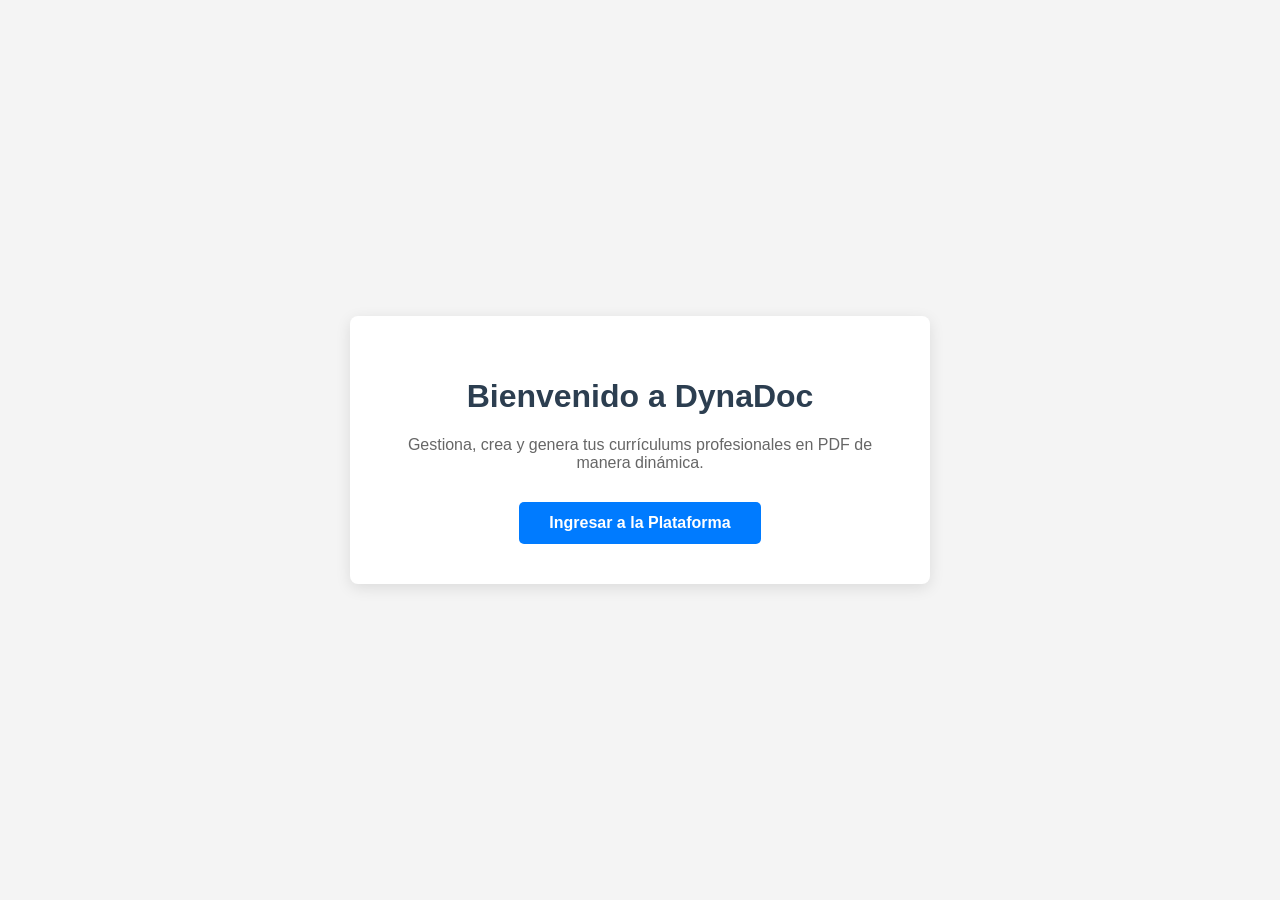
<file: barebones-front/index.html>
<!DOCTYPE html>
<html lang="es">
<head>
    <meta charset="UTF-8">
    <meta name="viewport" content="width=device-width, initial-scale=1.0">
    <title>DynaDoc - Inicio</title>
    <style>
        body {
            font-family: 'Segoe UI', Tahoma, sans-serif;
            background: #f4f4f4;
            display: flex;
            justify-content: center;
            align-items: center;
            height: 100vh;
            margin: 0;
            text-align: center;
        }
        .welcome-box {
            background: white;
            padding: 40px;
            border-radius: 8px;
            box-shadow: 0 4px 15px rgba(0,0,0,0.1);
            max-width: 500px;
        }
        h1 { color: #2c3e50; }
        p { color: #666; margin-bottom: 30px; }
        .btn {
            display: inline-block;
            padding: 12px 30px;
            background: #007bff;
            color: white;
            text-decoration: none;
            border-radius: 5px;
            font-weight: bold;
            transition: background 0.3s;
        }
        .btn:hover { background: #0056b3; }
    </style>
</head>
<body>

    <div class="welcome-box">
        <h1>Bienvenido a DynaDoc</h1>
        <p>Gestiona, crea y genera tus currículums profesionales en PDF de manera dinámica.</p>
        <a href="login.html" class="btn">Ingresar a la Plataforma</a>
    </div>

    <script>
        // Si el usuario ya tiene token, lo enviamos directo a la aplicación
        if(localStorage.getItem('token')) {
            window.location.href = 'generador.html';
        }
    </script>
</body>
</html>
</file>
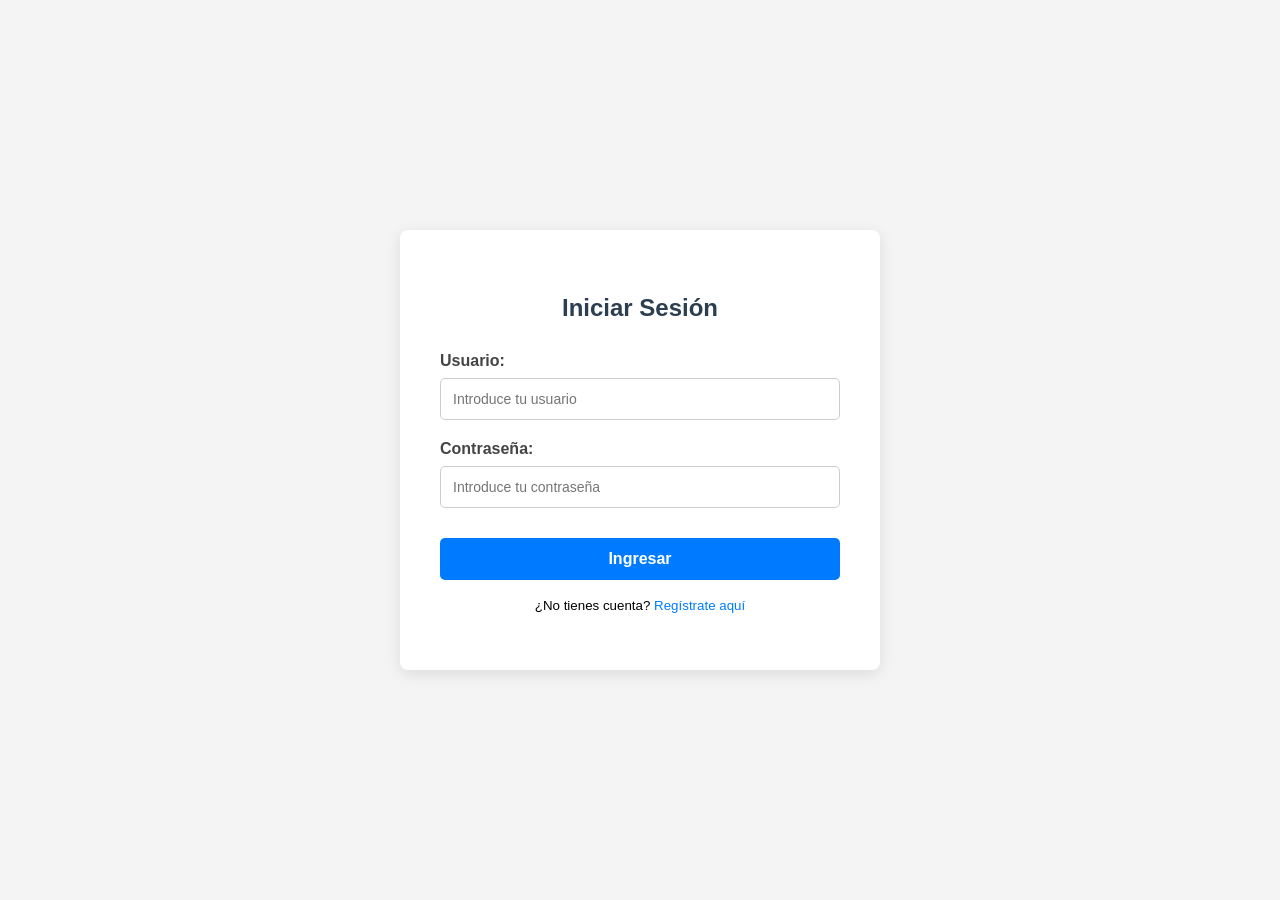
<file: barebones-front/creacion.html>
<!DOCTYPE html>
<html lang="es">
<head>
    <meta charset="UTF-8">
    <meta name="viewport" content="width=device-width, initial-scale=1.0">
    <title>Gestión CV - DynaDoc</title>
    <link href="styles/creacion.css" rel="stylesheet">
    <style>
        .form-group { margin-bottom: 15px; }
        label { display: block; margin-bottom: 5px; font-weight: 600; }
        input, select { width: 100%; padding: 10px; box-sizing: border-box; border: 1px solid #ccc; border-radius: 4px; }
        .grid-2 { display: grid; grid-template-columns: 1fr 1fr; gap: 15px; }
        .grid-3 { display: grid; grid-template-columns: 1fr 1fr 1fr; gap: 15px; }
        .btn-submit { background-color: #28a745; color: white; padding: 10px 20px; border: none; cursor: pointer; font-size: 16px; margin-top: 20px; }
        h4 { color: #444; border-bottom: 1px solid #ddd; padding-bottom: 5px; margin-top: 20px;}
    </style>
</head>
<body>
    <header>
        <div class="container-full">
            <div class="header_center">
                <ul class="h-menu">
                    <li class="h-menu_item"><a href="generador.html">Mis Documentos</a></li>
                    <li class="h-menu_item"><a href="creacion.html">Crear Nuevo CV</a></li>
                    <li class="h-menu_item"><a href="#" onclick="logout()">Cerrar sesión</a></li>
                </ul>
            </div>
        </div>
    </header>
    <section>
        <div class="container-ls">
            <h3 id="form-title">Crear Nuevo Currículum</h3>
            <p>Completa los datos para generar tu documento.</p>
            
            <div class="form-group">
                <label>Seleccionar Plantilla</label>
                <select id="create-template"></select>
            </div>

            <form onsubmit="event.preventDefault(); handleSubmit();">
                <h4>Información Personal</h4>
                <div class="grid-2">
                    <div class="form-group">
                        <label>Nombre Completo</label>
                        <input type="text" id="cv-name" placeholder="Ej. Maria Garcia" required>
                    </div>
                    <div class="form-group">
                        <label>Ocupación</label>
                        <input type="text" id="cv-job" placeholder="Ej. Ingeniera de Software">
                    </div>
                </div>
                <div class="grid-2">
                    <div class="form-group">
                        <label>Email</label>
                        <input type="email" id="cv-email">
                    </div>
                    <div class="form-group">
                        <label>Teléfono</label>
                        <input type="text" id="cv-phone">
                    </div>
                </div>
                <div class="form-group">
                    <label>Dirección</label>
                    <input type="text" id="cv-address">
                </div>

                <h4>Educación (Principal)</h4>
                <div class="grid-3">
                    <div class="form-group">
                        <label>Institución</label>
                        <input type="text" id="cv-edu-school">
                    </div>
                    <div class="form-group">
                        <label>Carrera/Título</label>
                        <input type="text" id="cv-edu-degree">
                    </div>
                    <div class="form-group">
                        <label>Año Graduación</label>
                        <input type="text" id="cv-edu-date">
                    </div>
                </div>

                <h4>Experiencia Laboral (Reciente)</h4>
                <div class="grid-2">
                    <div class="form-group">
                        <label>Empresa</label>
                        <input type="text" id="cv-work-company">
                    </div>
                    <div class="form-group">
                        <label>Puesto</label>
                        <input type="text" id="cv-work-role">
                    </div>
                </div>
                <div class="grid-2">
                    <div class="form-group">
                        <label>Inicio</label>
                        <input type="text" id="cv-work-start">
                    </div>
                    <div class="form-group">
                        <label>Fin</label>
                        <input type="text" id="cv-work-end" placeholder="Presente">
                    </div>
                </div>

                <h4>Habilidades e Intereses</h4>
                <div class="form-group">
                    <label>Habilidades (Separadas por coma)</label>
                    <input type="text" id="cv-skills" placeholder="Java, Liderazgo, Excel">
                </div>
                <div class="form-group">
                    <label>Intereses (Separados por coma)</label>
                    <input type="text" id="cv-interests" placeholder="Lectura, Ciclismo">
                </div>

                <button type="submit" id="btn-save" class="btn-submit">Guardar CV</button>
            </form>
        </div>
    </section>

    <script>
        const API_URL = "http://cv.hjanssen.xyz/api";
        const token = localStorage.getItem('token');
        const userId = localStorage.getItem('userId');

        if (!token) window.location.href = 'login.html';

        const urlParams = new URLSearchParams(window.location.search);
        const editId = urlParams.get('id');

        window.onload = async function() {
            await loadTemplates();
            if (editId) {
                setupEditMode(editId);
            }
        };

        function logout() {
            localStorage.clear();
            window.location.href = 'index.html';
        }

        async function loadTemplates() {
            const select = document.getElementById('create-template');
            try {
                const res = await fetch(`${API_URL}/pdf/list`, {
                    headers: { 'Authorization': `Bearer ${token}` }
                });
                const templates = await res.json();
                select.innerHTML = "";
                templates.forEach(t => {
                    const opt = document.createElement('option');
                    opt.value = t.id;
                    opt.innerText = t.name || `Plantilla ${t.id}`;
                    select.appendChild(opt);
                });
            } catch (e) { console.error(e); }
        }

        async function setupEditMode(id) {
            document.getElementById('form-title').innerText = "Editar Currículum";
            document.getElementById('btn-save').innerText = "Actualizar CV";
            
            try {
                const res = await fetch(`${API_URL}/Cv/${id}`, {
                    headers: { 'Authorization': `Bearer ${token}` }
                });
                if(!res.ok) throw new Error("Error cargando datos");
                
                const data = await res.json();
                
                document.getElementById('create-template').value = data.templateId || 1;
                document.getElementById('cv-name').value = data.nombre || '';
                document.getElementById('cv-job').value = data.ocupacion || '';
                document.getElementById('cv-email').value = data.email || '';
                document.getElementById('cv-phone').value = data.telefono || '';
                document.getElementById('cv-address').value = data.direccion || '';

                if(data.educacion && data.educacion.length > 0) {
                    const edu = data.educacion[0];
                    document.getElementById('cv-edu-school').value = edu.institucion || '';
                    document.getElementById('cv-edu-degree').value = edu.carrera || '';
                    document.getElementById('cv-edu-date').value = edu.fecha_Graduacion || '';
                }

                if(data.trabajo && data.trabajo.length > 0) {
                    const job = data.trabajo[0];
                    document.getElementById('cv-work-company').value = job.empresa || '';
                    document.getElementById('cv-work-role').value = job.puesto || '';
                    document.getElementById('cv-work-start').value = job.fecha_Inicio || '';
                    document.getElementById('cv-work-end').value = job.fecha_Final || '';
                }

                if(data.habilidades) {
                    document.getElementById('cv-skills').value = data.habilidades.map(h => h.habilidad).join(', ');
                }
                if(data.intereses) {
                    document.getElementById('cv-interests').value = data.intereses.map(i => i.interes).join(', ');
                }

            } catch(e) {
                alert("No se pudieron cargar los datos del CV: " + e.message);
            }
        }

        async function handleSubmit() {
            const parseList = (str, key) => str.split(',').map(s => s.trim()).filter(s => s).map(s => ({ [key]: s }));

            const payload = {
                templateId: parseInt(document.getElementById('create-template').value),
                userId: parseInt(userId),
                nombre: document.getElementById('cv-name').value,
                ocupacion: document.getElementById('cv-job').value,
                email: document.getElementById('cv-email').value,
                telefono: document.getElementById('cv-phone').value,
                direccion: document.getElementById('cv-address').value,
                educacion: [{
                    institucion: document.getElementById('cv-edu-school').value,
                    carrera: document.getElementById('cv-edu-degree').value,
                    fecha_Graduacion: document.getElementById('cv-edu-date').value
                }],
                trabajo: [{
                    empresa: document.getElementById('cv-work-company').value,
                    puesto: document.getElementById('cv-work-role').value,
                    fecha_Inicio: document.getElementById('cv-work-start').value,
                    fecha_Final: document.getElementById('cv-work-end').value
                }],
                habilidades: parseList(document.getElementById('cv-skills').value, "habilidad"),
                intereses: parseList(document.getElementById('cv-interests').value, "interes")
            };

            let method = 'POST';
            let url = `${API_URL}/cv`;

            if (editId) {
                method = 'PUT';
                url = `${API_URL}/Cv/${editId}`;
                payload.id = parseInt(editId); 
            }

            try {
                const res = await fetch(url, {
                    method: method,
                    headers: {
                        'Content-Type': 'application/json',
                        'Authorization': `Bearer ${token}`
                    },
                    body: JSON.stringify(payload)
                });

                if (!res.ok) throw new Error("Error al guardar cambios");
                
                alert(editId ? "¡Actualizado correctamente!" : "¡Creado con éxito!");
                window.location.href = 'generador.html';
                
            } catch (e) { alert(e.message); }
        }
    </script>
</body>
</html>
</file>
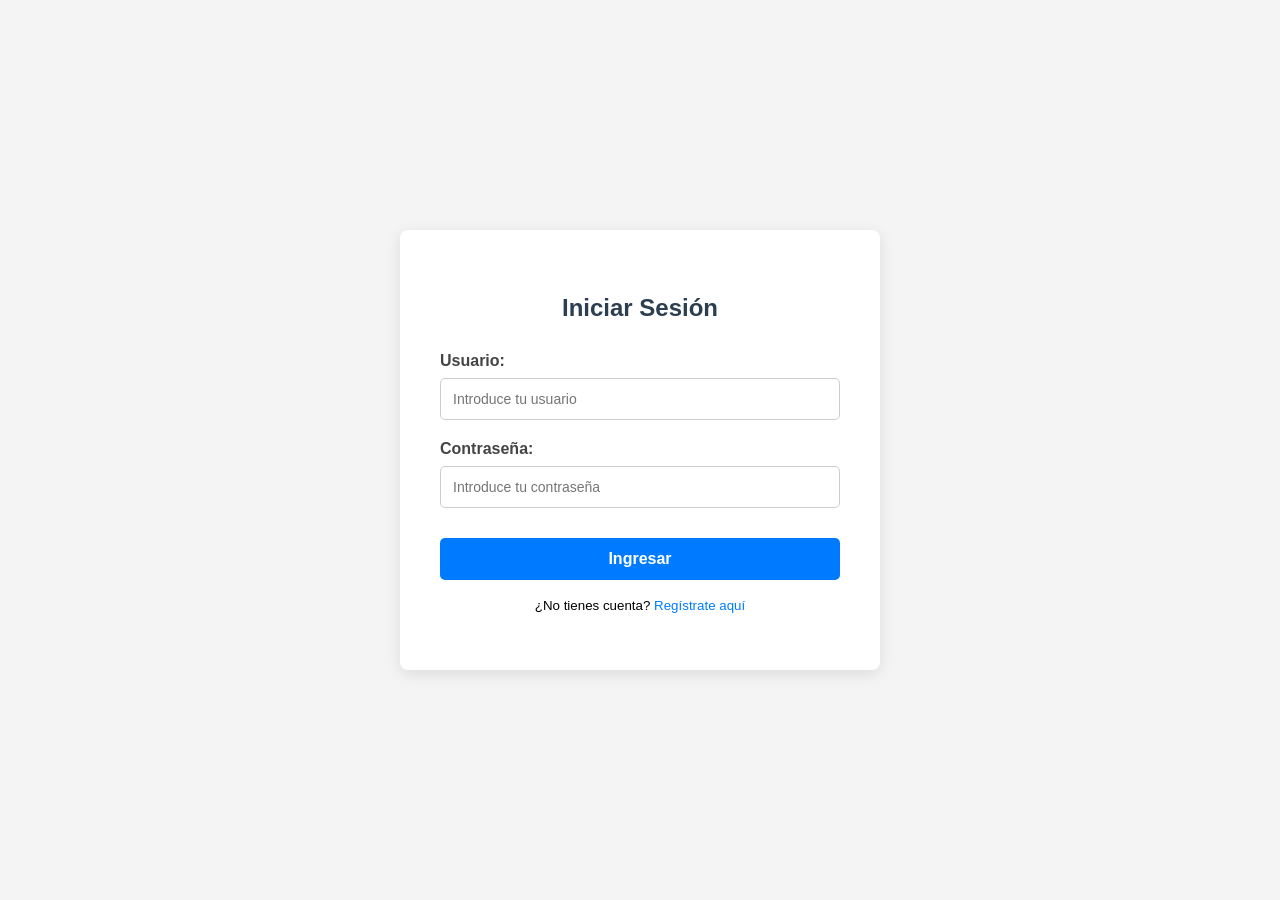
<file: barebones-front/generador.html>
<!DOCTYPE html>
<html lang="es">
<head>
    <meta charset="UTF-8">
    <meta name="viewport" content="width=device-width, initial-scale=1.0">
    <title>Mis Documentos - DynaDoc</title>
    <link href="styles/generador.css" rel="stylesheet">
</head>
<body>
    <header>
        <div class="container-full">
            <div class="header_center">
                <ul class="h-menu">
                    <li class="h-menu_item"><a href="generador.html">Mis Documentos</a></li>
                    <li class="h-menu_item"><a href="creacion.html">Crear Nuevo CV</a></li>
                    <li class="h-menu_item"><a href="#" onclick="logout()">Cerrar sesión</a></li>
                </ul>
            </div>
        </div>
    </header>
    <section>
        <div class="container-ls">
            <div style="display:flex; justify-content:space-between; align-items:center;">
                <h3>Mis Currículums Generados</h3>
                <a href="creacion.html" class="btn btn-green">+ Nuevo CV</a>
            </div>
            <p>Aquí puedes gestionar tus documentos: ver, editar, descargar o eliminar.</p>
            
            <div id="cv-list">
                <p>Cargando documentos...</p>
            </div>
        </div>
    </section>

    <script>
        const API_URL = "http://cv.hjanssen.xyz/api";
        const token = localStorage.getItem('token');

        if (!token) window.location.href = 'login.html';

        window.onload = fetchCvs;

        function logout() {
            localStorage.clear();
            window.location.href = 'index.html';
        }

        async function fetchCvs() {
            const list = document.getElementById('cv-list');
            list.innerHTML = 'Cargando...';
            
            try {
                const res = await fetch(`${API_URL}/Cv`, {
                    headers: { 'Authorization': `Bearer ${token}` }
                });
                
                if (res.status === 401) {
                    logout();
                    return;
                }
                
                const cvs = await res.json();

                list.innerHTML = "";
                if (cvs.length === 0) list.innerHTML = "<p>No se encontraron currículums. ¡Crea uno nuevo!</p>";

                cvs.forEach(cv => {
                    const div = document.createElement('div');
                    div.className = 'cv-card';
                    div.innerHTML = `
                        <div>
                            <strong>${cv.nombre}</strong><br>
                            <small>${cv.ocupacion || 'Sin ocupación definida'}</small>
                        </div>
                        <div style="display:flex; align-items:center;">
                            <a href="prev.html?id=${cv.id}" class="btn">Ver</a>
                            <a href="creacion.html?id=${cv.id}" class="btn btn-yellow">Editar</a>
                            <button class="btn" onclick="downloadPdf(${cv.id})">Descargar</button>
                            <button class="btn btn-red" onclick="deleteCv(${cv.id})">Borrar</button>
                        </div>
                    `;
                    list.appendChild(div);
                });
            } catch (e) {
                list.innerHTML = `<p style="color:red">Error al cargar: ${e.message}</p>`;
            }
        }

        async function downloadPdf(cvId) {
            try {
                const res = await fetch(`${API_URL}/pdf/generate/${cvId}`, {
                    method: 'POST',
                    headers: { 'Authorization': `Bearer ${token}` }
                });
                if (!res.ok) throw new Error("Error generando PDF");

                const blob = await res.blob();
                const url = window.URL.createObjectURL(blob);
                const a = document.createElement('a');
                a.href = url;
                a.download = `cv_${cvId}.pdf`;
                document.body.appendChild(a);
                a.click();
                a.remove();
            } catch (e) { alert("Error: " + e.message); }
        }

        async function deleteCv(id) {
            if(!confirm("¿Estás seguro de que deseas eliminar este CV permanentemente?")) return;

            try {
                const res = await fetch(`${API_URL}/Cv/${id}`, {
                    method: 'DELETE',
                    headers: { 'Authorization': `Bearer ${token}` }
                });
                
                if(res.ok) {
                    fetchCvs(); 
                } else {
                    throw new Error("Error en el servidor al eliminar");
                }
            } catch (error) {
                alert("No se pudo eliminar: " + error.message);
            }
        };
    </script>
</body>
</html>
</file>
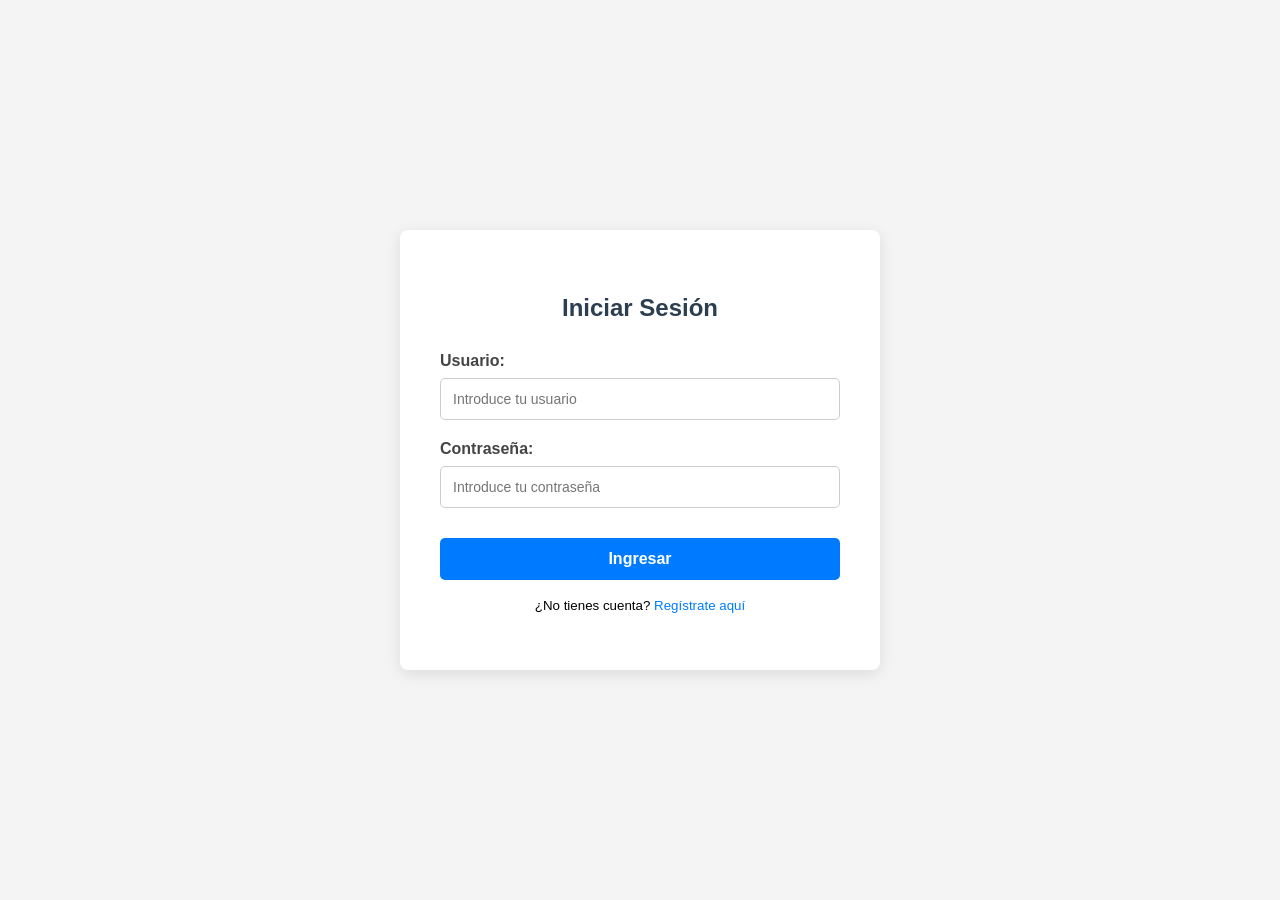
<file: barebones-front/login.html>
<!DOCTYPE html>
<html lang="es">
<head>
    <meta charset="UTF-8">
    <meta name="viewport" content="width=device-width, initial-scale=1.0">
    <title>Iniciar Sesión - DynaDoc</title>
    <link href="styles/login.css" rel="stylesheet">
    <style>
        .error-msg {
            color: red;
            text-align: center;
            margin-top: 10px;
            display: none;
        }
    </style>
</head>
<body>
    <div class="login-container">
        <h3>Iniciar Sesión</h3>
        <form id="loginform" onsubmit="event.preventDefault(); handleLogin();">
            <div class="input-group">
                <label for="auth-user">Usuario:</label>
                <input type="text" id="auth-user" placeholder="Introduce tu usuario" required>
            </div>
            <div class="input-group">
                <label for="auth-pass">Contraseña:</label>
                <input type="password" id="auth-pass" placeholder="Introduce tu contraseña" required>
            </div>
            <div id="error-msg" class="error-msg"></div>
            <input type="submit" value="Ingresar">
        </form>
        <div style="text-align: center; margin-top: 15px;">
            <p><small>¿No tienes cuenta? <a href="#" onclick="handleRegister()">Regístrate aquí</a></small></p>
        </div>
    </div>

    <script>
        const API_URL = "http://cv.hjanssen.xyz/api";

        // Si ya hay token, mandar al dashboard
        if (localStorage.getItem('token')) {
            window.location.href = 'generador.html';
        }

        async function handleLogin() {
            const u = document.getElementById('auth-user').value;
            const p = document.getElementById('auth-pass').value;
            const errorDiv = document.getElementById('error-msg');

            try {
                const res = await fetch(`${API_URL}/auth/login`, {
                    method: 'POST',
                    headers: { 'Content-Type': 'application/json' },
                    body: JSON.stringify({ Username: u, Password: p })
                });

                if (!res.ok) throw new Error("Credenciales incorrectas o error de servidor");
                
                const data = await res.json();

                // Guardar sesión
                localStorage.setItem('token', data.token);
                localStorage.setItem('userId', data.userId);
                
                // Redireccionar al área principal
                window.location.href = 'generador.html';

            } catch (e) { 
                errorDiv.innerText = e.message;
                errorDiv.style.display = 'block';
            }
        }

        async function handleRegister() {
            const u = document.getElementById('auth-user').value;
            const p = document.getElementById('auth-pass').value;
            if(!u || !p) {
                alert("Por favor ingresa usuario y contraseña para registrarte.");
                return;
            }
            try {
                const res = await fetch(`${API_URL}/auth/register`, {
                    method: 'POST',
                    headers: { 'Content-Type': 'application/json' },
                    body: JSON.stringify({ Username: u, Password: p })
                });
                if (!res.ok) throw new Error("Error en registro");
                alert("¡Registrado! Ahora puedes iniciar sesión.");
            } catch (e) { alert(e.message); }
        }
    </script>
</body>
</html>
</file>
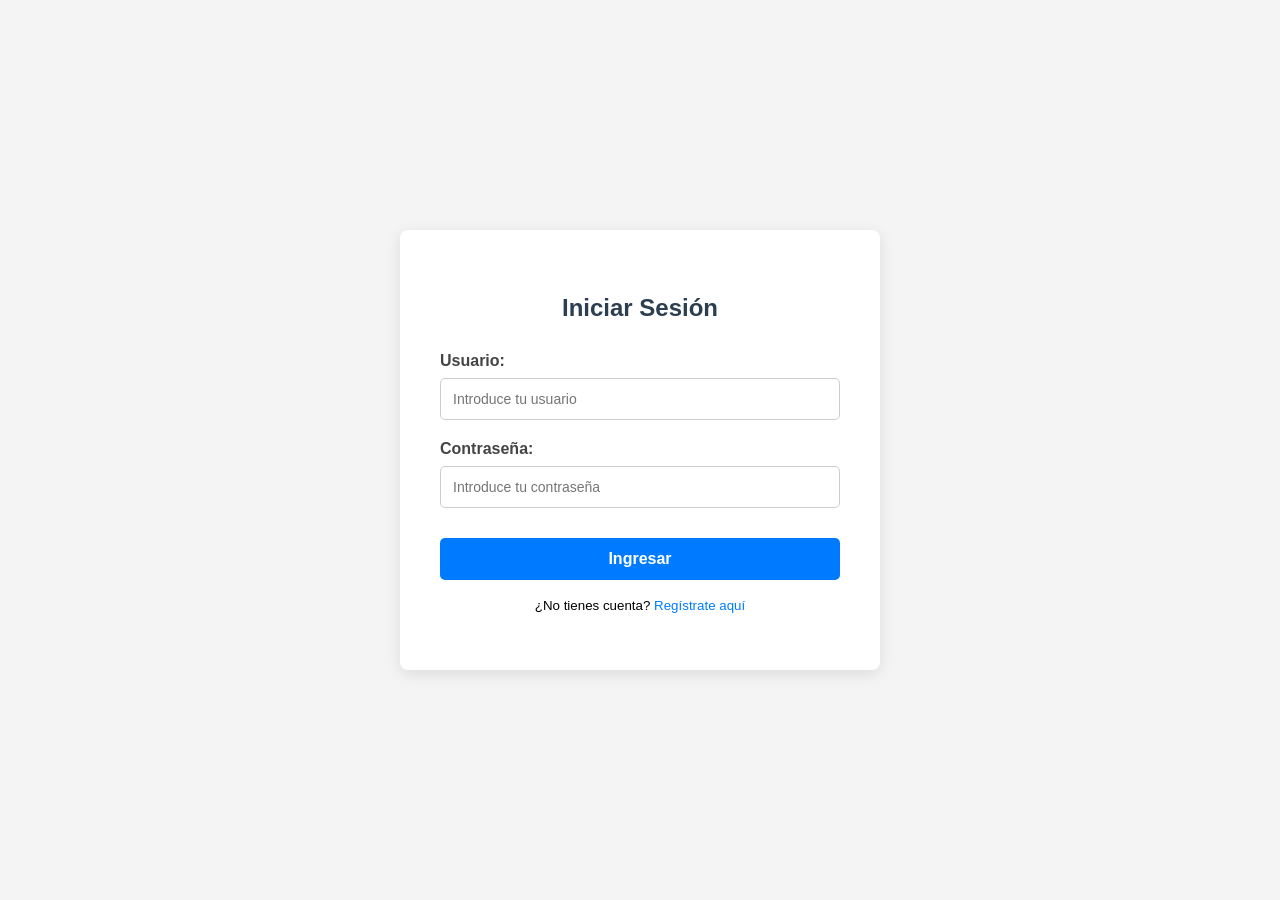
<file: barebones-front/prev.html>
<!DOCTYPE html>
<html lang="es">
<head>
    <meta charset="UTF-8">
    <meta name="viewport" content="width=device-width, initial-scale=1.0">
    <title>Previsualización - DynaDoc</title>
    <link href="styles/prev.css" rel="stylesheet">
    <style>
        iframe {
            width: 100%;
            height: 600px;
            border: 1px solid #ccc;
        }
    </style>
</head>
<body>
    <div id="print-warning">
        <h1>⚠️ Atención</h1>
        <p>Por favor, no imprimas desde el navegador (Ctrl + P).</p>
        <p>Para imprimir correctamente:</p>
        <p><strong>Usa el icono de la impresora 🖨️ que aparece dentro del visor del PDF</strong> o descarga el archivo primero.</p>
    </div>
    <header>
        <div class="container-full">
            <div class="header_center">
                <ul class="h-menu">
                    <li class="h-menu_item"><a href="generador.html">Volver a Mis Documentos</a></li>
                </ul>
            </div>
        </div>
    </header>
    <section>
        <div class="container-ls">
            <h3>Previsualización de Documento</h3>
            <p>Este es el documento generado. Revisa el contenido antes de descargarlo.</p>
            <div id="loading">Cargando PDF...</div>
            <iframe id="pdf-frame" style="display:none;"></iframe>
        </div>
    </section>

    <script>
        const API_URL = "http://cv.hjanssen.xyz/api";
        const token = localStorage.getItem('token');

        if (!token) window.location.href = 'login.html';

        // Obtener ID de la URL (ej: prev.html?id=5)
        const urlParams = new URLSearchParams(window.location.search);
        const cvId = urlParams.get('id');

        if(cvId) {
            loadPdfPreview(cvId);
        } else {
            document.getElementById('loading').innerText = "No se especificó un documento.";
        }

        async function loadPdfPreview(id) {
            try {
                const res = await fetch(`${API_URL}/pdf/generate/${id}`, {
                    method: 'POST',
                    headers: { 'Authorization': `Bearer ${token}` }
                });
                
                if (!res.ok) throw new Error("Error generando vista previa");

                const blob = await res.blob();
                const url = window.URL.createObjectURL(blob);
                
                const iframe = document.getElementById('pdf-frame');
                document.getElementById('loading').style.display = 'none';
                iframe.style.display = 'block';
                iframe.src = url;

            } catch (e) {
                document.getElementById('loading').innerText = "Error: " + e.message;
            }
        }
    </script>
    
</body>
</html>
</file>
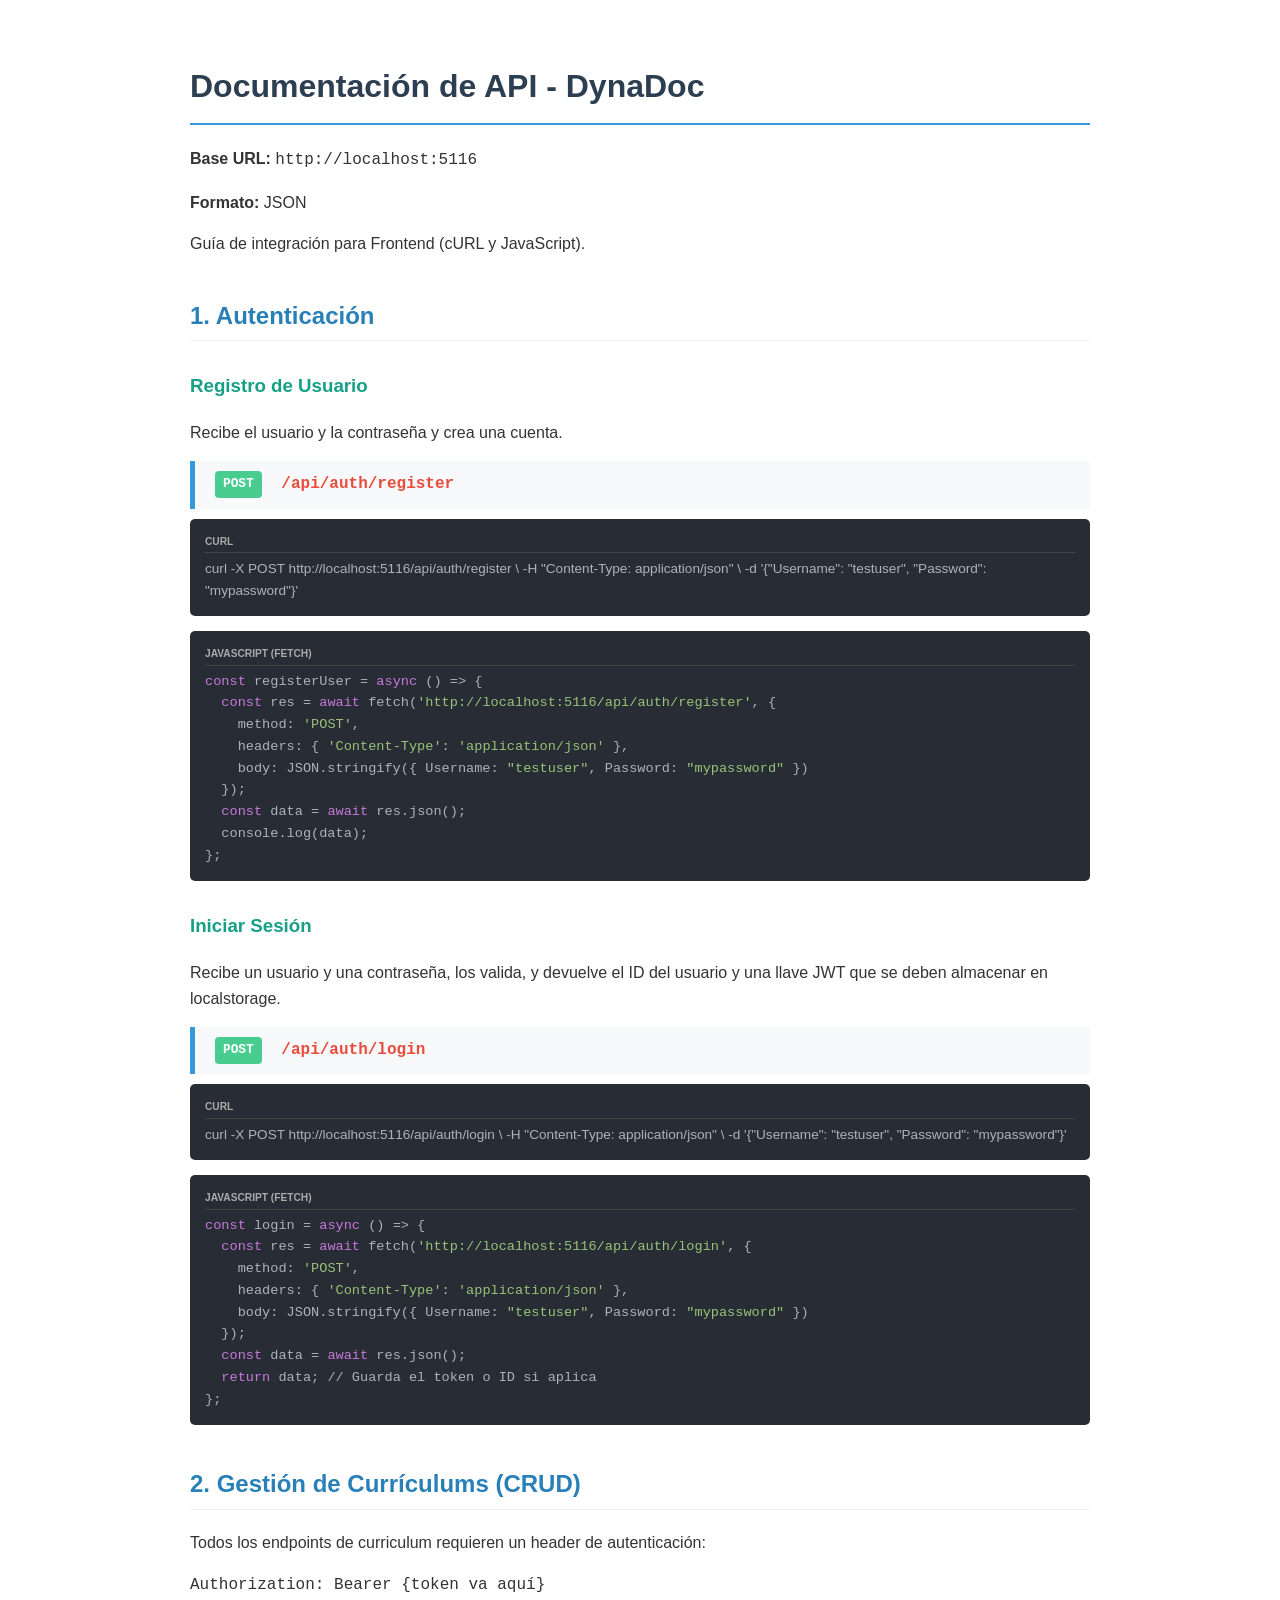
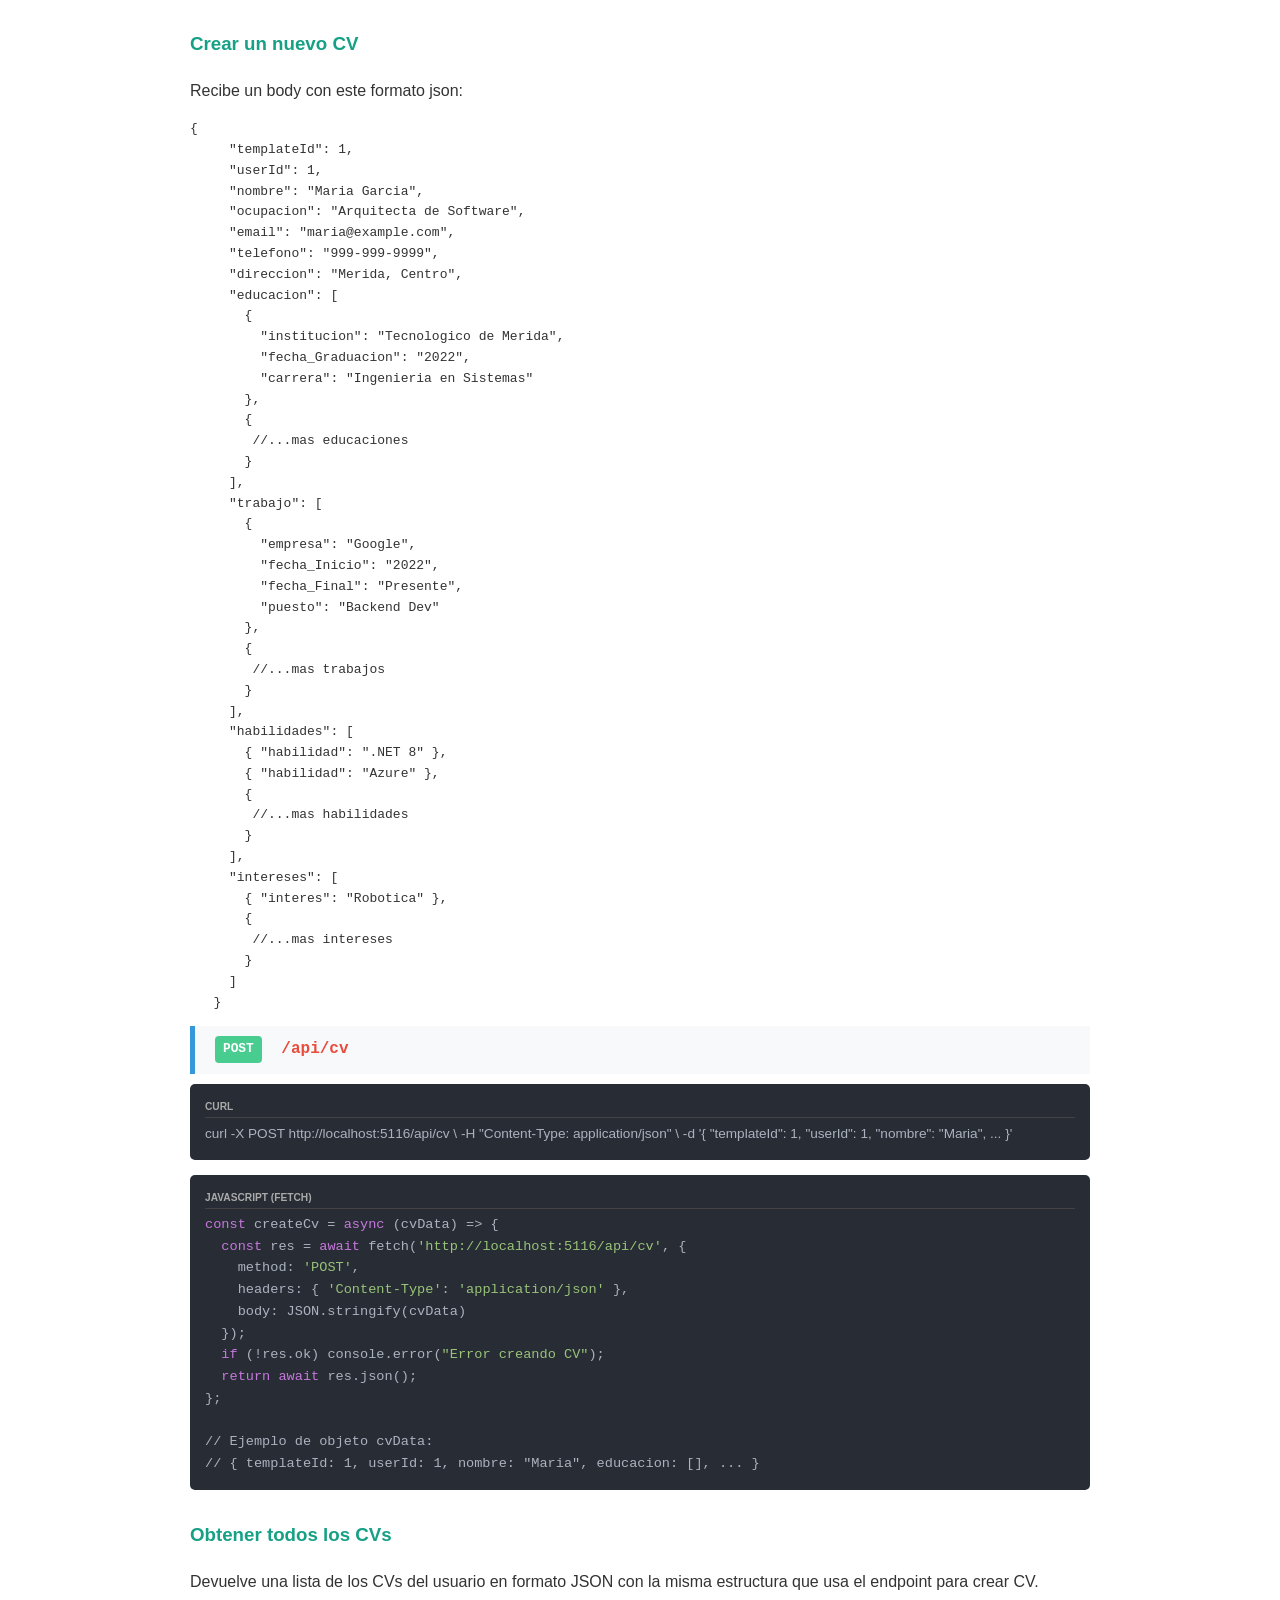
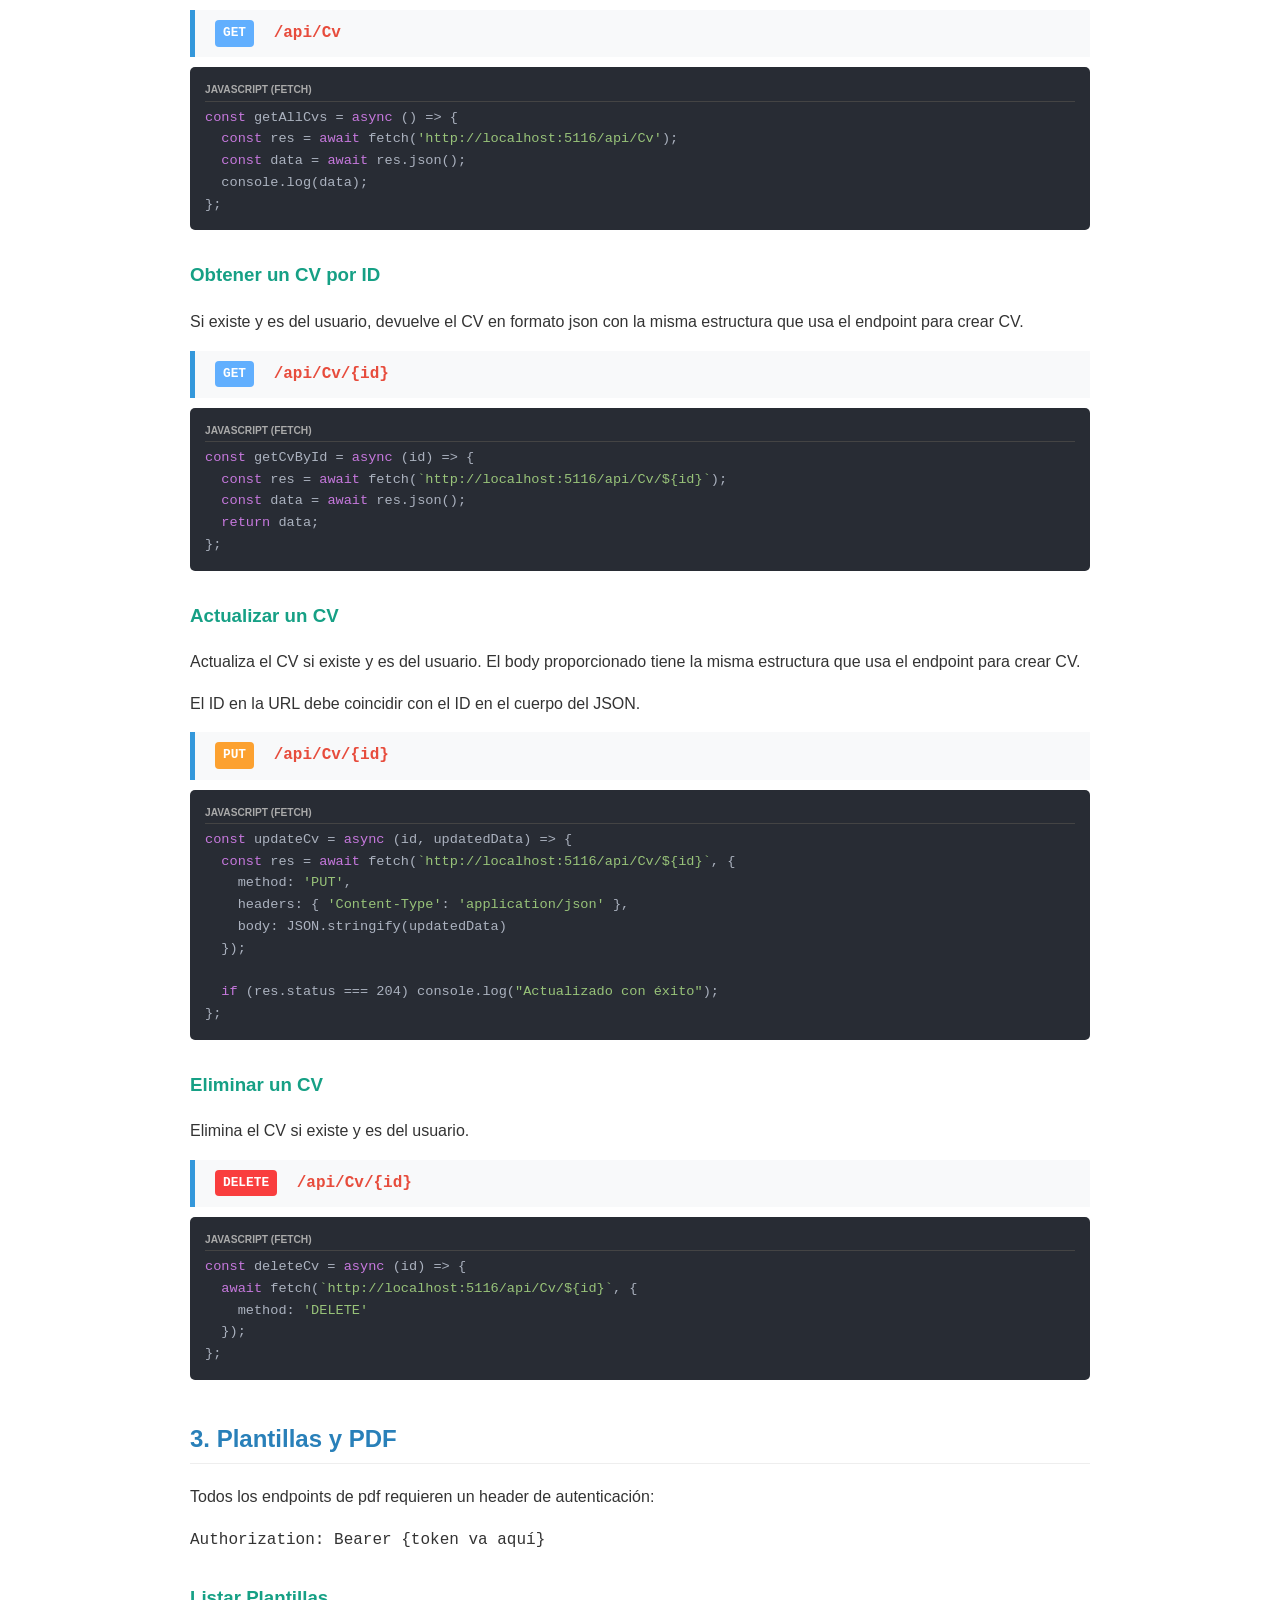
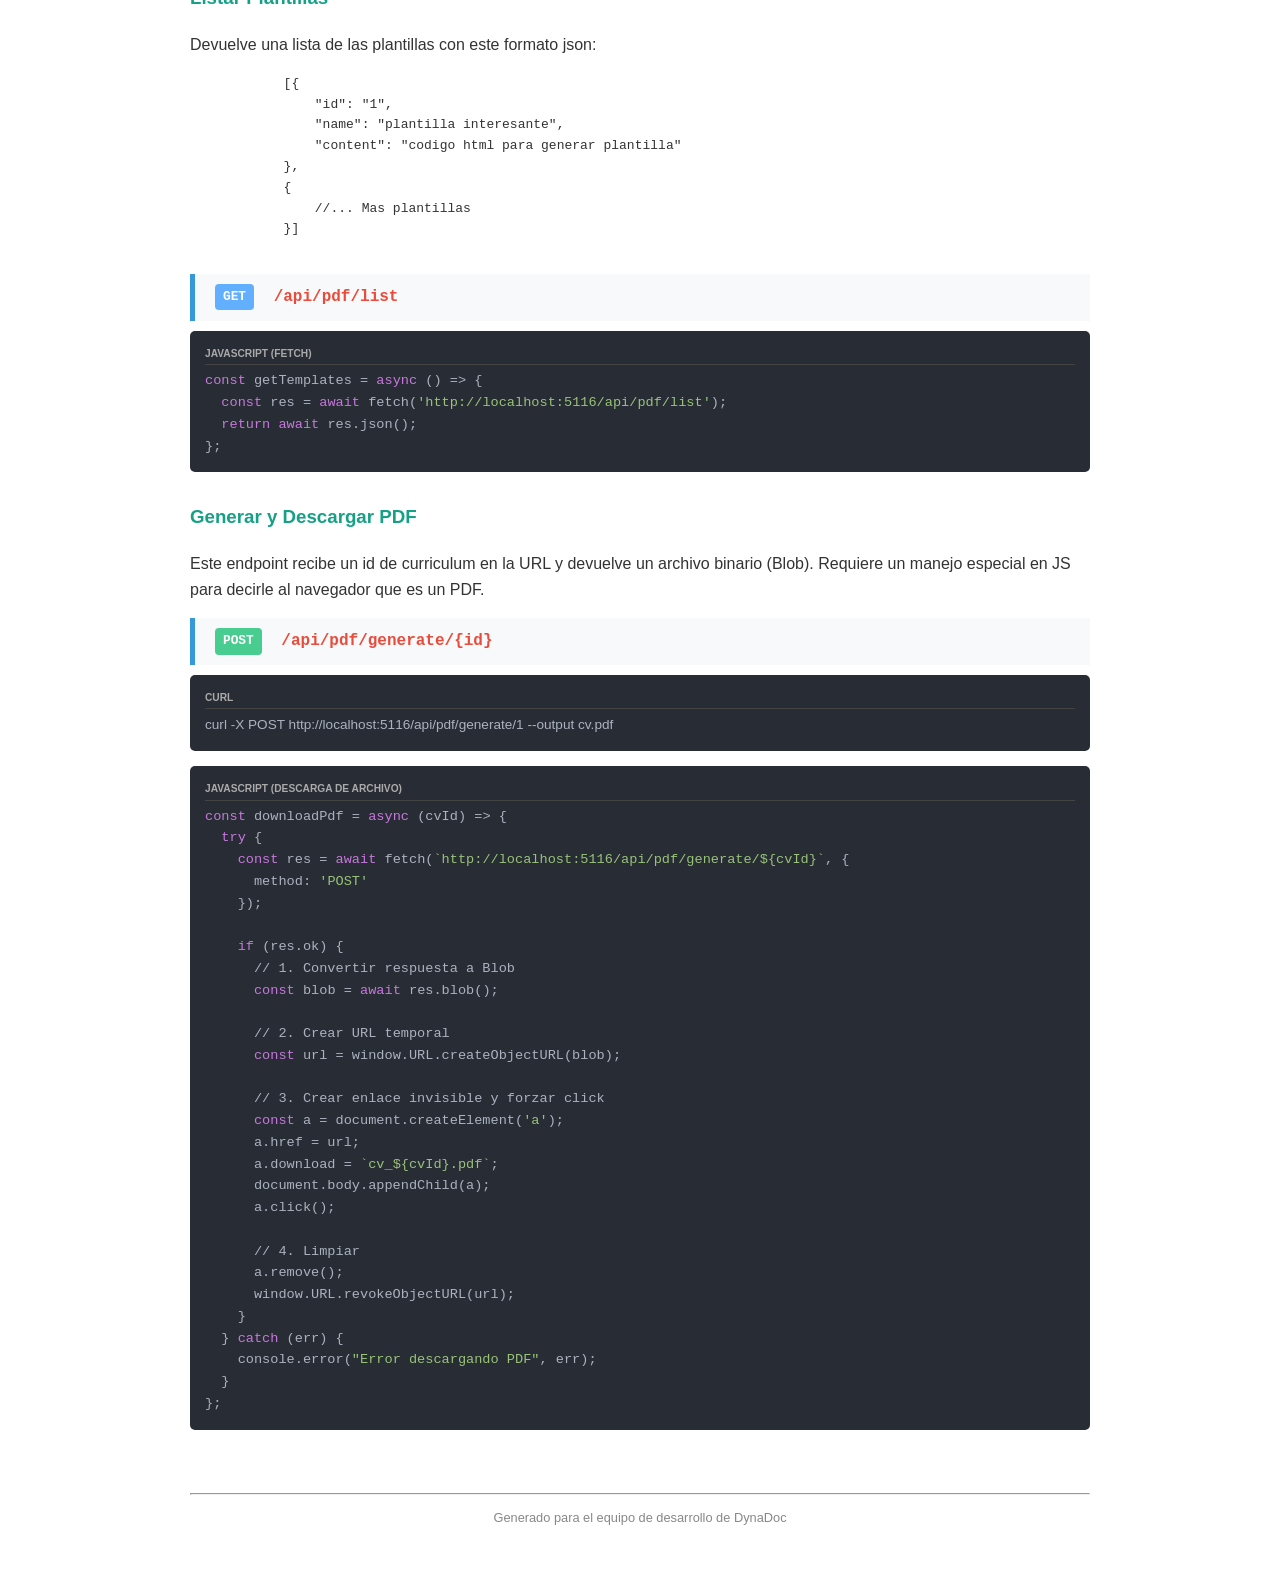
<file: Docs/api-docs.html>
<!DOCTYPE html>
<html lang="es">

<head>
    <meta charset="UTF-8">
    <meta name="viewport" content="width=device-width, initial-scale=1.0">
    <title>Documentación API - DynaDoc</title>
    <style>
        body {
            font-family: 'Segoe UI', Tahoma, Geneva, Verdana, sans-serif;
            line-height: 1.6;
            color: #333;
            max-width: 900px;
            margin: 0 auto;
            padding: 40px;
            background-color: #fff;
        }

        h1 {
            color: #2c3e50;
            border-bottom: 2px solid #3498db;
            padding-bottom: 10px;
        }

        h2 {
            color: #2980b9;
            margin-top: 40px;
            border-bottom: 1px solid #eee;
            padding-bottom: 5px;
            page-break-after: avoid;
        }

        h3 {
            color: #16a085;
            margin-top: 30px;
            page-break-after: avoid;
        }

        .endpoint-container {
            margin-bottom: 30px;
            page-break-inside: avoid;
            /* Evita que se corte al imprimir */
        }

        .endpoint {
            background-color: #f8f9fa;
            border-left: 5px solid #3498db;
            padding: 10px 20px;
            margin: 10px 0;
            font-family: 'Consolas', 'Monaco', monospace;
            color: #e74c3c;
            font-weight: bold;
        }

        .badge {
            display: inline-block;
            padding: 3px 8px;
            border-radius: 4px;
            color: white;
            font-size: 0.8em;
            margin-right: 10px;
            vertical-align: middle;
        }

        .post {
            background-color: #49cc90;
        }

        .get {
            background-color: #61affe;
        }

        .put {
            background-color: #fca130;
        }

        .delete {
            background-color: #f93e3e;
        }

        .code-block {
            background-color: #282c34;
            color: #abb2bf;
            padding: 15px;
            border-radius: 5px;
            overflow-x: auto;
            font-size: 0.85em;
            margin-top: 5px;
            margin-bottom: 15px;
            position: relative;
        }

        .code-label {
            font-size: 0.75em;
            text-transform: uppercase;
            color: #aaa;
            margin-bottom: 5px;
            display: block;
            font-weight: bold;
            border-bottom: 1px solid #444;
            padding-bottom: 2px;
        }

        .js-keyword {
            color: #c678dd;
        }

        /* purple */
        .js-string {
            color: #98c379;
        }

        /* green */
        .js-func {
            color: #61afef;
        }

        /* blue */

        code {
            font-family: 'Consolas', 'Monaco', monospace;
        }

        .note {
            background-color: #fff3cd;
            border: 1px solid #ffeeba;
            color: #856404;
            padding: 15px;
            border-radius: 5px;
            margin: 15px 0;
        }
    </style>
</head>

<body>

    <h1>Documentación de API - DynaDoc</h1>
    <p><strong>Base URL:</strong> <code>http://localhost:5116</code></p>
    <p><strong>Formato:</strong> JSON</p>
    <p>Guía de integración para Frontend (cURL y JavaScript).</p>

    <h2>1. Autenticación</h2>

    <div class="endpoint-container">
        <h3>Registro de Usuario</h3>
        <p>Recibe el usuario y la contraseña y crea una cuenta.</p>
        <div class="endpoint"><span class="badge post">POST</span> /api/auth/register</div>

        <div class="code-block">
            <span class="code-label">cURL</span>
            curl -X POST http://localhost:5116/api/auth/register \
            -H "Content-Type: application/json" \
            -d '{"Username": "testuser", "Password": "mypassword"}'
        </div>

        <div class="code-block">
            <span class="code-label">JavaScript (Fetch)</span>
            <pre style="margin:0"><code><span class="js-keyword">const</span> registerUser = <span class="js-keyword">async</span> () => {
  <span class="js-keyword">const</span> res = <span class="js-keyword">await</span> fetch(<span class="js-string">'http://localhost:5116/api/auth/register'</span>, {
    method: <span class="js-string">'POST'</span>,
    headers: { <span class="js-string">'Content-Type'</span>: <span class="js-string">'application/json'</span> },
    body: JSON.stringify({ Username: <span class="js-string">"testuser"</span>, Password: <span class="js-string">"mypassword"</span> })
  });
  <span class="js-keyword">const</span> data = <span class="js-keyword">await</span> res.json();
  console.log(data);
};</code></pre>
        </div>
    </div>

    <div class="endpoint-container">
        <h3>Iniciar Sesión</h3>
        <p>Recibe un usuario y una contraseña, los valida, y devuelve el ID del usuario y una llave JWT que se deben
            almacenar en localstorage.</p>
        <div class="endpoint"><span class="badge post">POST</span> /api/auth/login</div>

        <div class="code-block">
            <span class="code-label">cURL</span>
            curl -X POST http://localhost:5116/api/auth/login \
            -H "Content-Type: application/json" \
            -d '{"Username": "testuser", "Password": "mypassword"}'
        </div>

        <div class="code-block">
            <span class="code-label">JavaScript (Fetch)</span>
            <pre style="margin:0"><code><span class="js-keyword">const</span> login = <span class="js-keyword">async</span> () => {
  <span class="js-keyword">const</span> res = <span class="js-keyword">await</span> fetch(<span class="js-string">'http://localhost:5116/api/auth/login'</span>, {
    method: <span class="js-string">'POST'</span>,
    headers: { <span class="js-string">'Content-Type'</span>: <span class="js-string">'application/json'</span> },
    body: JSON.stringify({ Username: <span class="js-string">"testuser"</span>, Password: <span class="js-string">"mypassword"</span> })
  });
  <span class="js-keyword">const</span> data = <span class="js-keyword">await</span> res.json();
  <span class="js-keyword">return</span> data; <span class="js-comment">// Guarda el token o ID si aplica</span>
};</code></pre>
        </div>
    </div>

    <h2>2. Gestión de Currículums (CRUD)</h2>

    <p>Todos los endpoints de curriculum requieren un header de autenticación:</p>
    <code>Authorization: Bearer {token va aquí}</code>

    <div class="endpoint-container">
        <h3>Crear un nuevo CV</h3>
        <p>Recibe un body con este formato json:</p>
        <code><pre>{
     "templateId": 1,
     "userId": 1,
     "nombre": "Maria Garcia",
     "ocupacion": "Arquitecta de Software",
     "email": "maria@example.com",
     "telefono": "999-999-9999",
     "direccion": "Merida, Centro",
     "educacion": [
       {
         "institucion": "Tecnologico de Merida",
         "fecha_Graduacion": "2022",
         "carrera": "Ingenieria en Sistemas"
       },
       {
        //...mas educaciones
       }
     ],
     "trabajo": [
       {
         "empresa": "Google",
         "fecha_Inicio": "2022",
         "fecha_Final": "Presente",
         "puesto": "Backend Dev"
       },
       {
        //...mas trabajos
       }
     ],
     "habilidades": [
       { "habilidad": ".NET 8" },
       { "habilidad": "Azure" },
       {
        //...mas habilidades
       }
     ],
     "intereses": [
       { "interes": "Robotica" },
       {
        //...mas intereses
       }
     ]
   }</pre></code>
        <div class="endpoint"><span class="badge post">POST</span> /api/cv</div>

        <div class="code-block">
            <span class="code-label">cURL</span>
            curl -X POST http://localhost:5116/api/cv \
            -H "Content-Type: application/json" \
            -d '{ "templateId": 1, "userId": 1, "nombre": "Maria", ... }'
        </div>

        <div class="code-block">
            <span class="code-label">JavaScript (Fetch)</span>
            <pre style="margin:0"><code><span class="js-keyword">const</span> createCv = <span class="js-keyword">async</span> (cvData) => {
  <span class="js-keyword">const</span> res = <span class="js-keyword">await</span> fetch(<span class="js-string">'http://localhost:5116/api/cv'</span>, {
    method: <span class="js-string">'POST'</span>,
    headers: { <span class="js-string">'Content-Type'</span>: <span class="js-string">'application/json'</span> },
    body: JSON.stringify(cvData)
  });
  <span class="js-keyword">if</span> (!res.ok) console.error(<span class="js-string">"Error creando CV"</span>);
  <span class="js-keyword">return</span> <span class="js-keyword">await</span> res.json();
};

<span class="js-comment">// Ejemplo de objeto cvData:</span>
<span class="js-comment">// { templateId: 1, userId: 1, nombre: "Maria", educacion: [], ... }</span></code></pre>
        </div>
    </div>

    <div class="endpoint-container">
        <h3>Obtener todos los CVs</h3>
        <p>Devuelve una lista de los CVs del usuario en formato JSON con la misma estructura que usa el endpoint para
            crear CV.</p>
        <div class="endpoint"><span class="badge get">GET</span> /api/Cv</div>

        <div class="code-block">
            <span class="code-label">JavaScript (Fetch)</span>
            <pre style="margin:0"><code><span class="js-keyword">const</span> getAllCvs = <span class="js-keyword">async</span> () => {
  <span class="js-keyword">const</span> res = <span class="js-keyword">await</span> fetch(<span class="js-string">'http://localhost:5116/api/Cv'</span>);
  <span class="js-keyword">const</span> data = <span class="js-keyword">await</span> res.json();
  console.log(data);
};</code></pre>
        </div>
    </div>

    <div class="endpoint-container">
        <h3>Obtener un CV por ID</h3>
        <p>Si existe y es del usuario, devuelve el CV en formato json con la misma estructura que usa el endpoint para
            crear CV.</p>
        <div class="endpoint"><span class="badge get">GET</span> /api/Cv/{id}</div>

        <div class="code-block">
            <span class="code-label">JavaScript (Fetch)</span>
            <pre style="margin:0"><code><span class="js-keyword">const</span> getCvById = <span class="js-keyword">async</span> (id) => {
  <span class="js-keyword">const</span> res = <span class="js-keyword">await</span> fetch(<span class="js-string">`http://localhost:5116/api/Cv/${id}`</span>);
  <span class="js-keyword">const</span> data = <span class="js-keyword">await</span> res.json();
  <span class="js-keyword">return</span> data;
};</code></pre>
        </div>
    </div>

    <div class="endpoint-container">
        <h3>Actualizar un CV</h3>
        <p>Actualiza el CV si existe y es del usuario. El body proporcionado tiene la misma estructura que usa el
            endpoint para crear CV.</p>
        <p>El ID en la URL debe coincidir con el ID en el cuerpo del JSON.</p>
        <div class="endpoint"><span class="badge put">PUT</span> /api/Cv/{id}</div>

        <div class="code-block">
            <span class="code-label">JavaScript (Fetch)</span>
            <pre style="margin:0"><code><span class="js-keyword">const</span> updateCv = <span class="js-keyword">async</span> (id, updatedData) => {
  <span class="js-keyword">const</span> res = <span class="js-keyword">await</span> fetch(<span class="js-string">`http://localhost:5116/api/Cv/${id}`</span>, {
    method: <span class="js-string">'PUT'</span>,
    headers: { <span class="js-string">'Content-Type'</span>: <span class="js-string">'application/json'</span> },
    body: JSON.stringify(updatedData)
  });
  
  <span class="js-keyword">if</span> (res.status === 204) console.log(<span class="js-string">"Actualizado con éxito"</span>);
};</code></pre>
        </div>
    </div>

    <div class="endpoint-container">
        <h3>Eliminar un CV</h3>
        <p>Elimina el CV si existe y es del usuario.</p>
        <div class="endpoint"><span class="badge delete">DELETE</span> /api/Cv/{id}</div>

        <div class="code-block">
            <span class="code-label">JavaScript (Fetch)</span>
            <pre style="margin:0"><code><span class="js-keyword">const</span> deleteCv = <span class="js-keyword">async</span> (id) => {
  <span class="js-keyword">await</span> fetch(<span class="js-string">`http://localhost:5116/api/Cv/${id}`</span>, {
    method: <span class="js-string">'DELETE'</span>
  });
};</code></pre>
        </div>
    </div>

    <h2>3. Plantillas y PDF</h2>
    <p>Todos los endpoints de pdf requieren un header de autenticación:</p>
    <code>Authorization: Bearer {token va aquí}</code>

    <div class="endpoint-container">
        <h3>Listar Plantillas</h3>
        <p>Devuelve una lista de las plantillas con este formato json:</p>
        <code><pre>
            [{
                "id": "1",
                "name": "plantilla interesante",
                "content": "codigo html para generar plantilla"
            },
            {
                //... Mas plantillas
            }]
        </pre></code>
        <div class="endpoint"><span class="badge get">GET</span> /api/pdf/list</div>

        <div class="code-block">
            <span class="code-label">JavaScript (Fetch)</span>
            <pre style="margin:0"><code><span class="js-keyword">const</span> getTemplates = <span class="js-keyword">async</span> () => {
  <span class="js-keyword">const</span> res = <span class="js-keyword">await</span> fetch(<span class="js-string">'http://localhost:5116/api/pdf/list'</span>);
  <span class="js-keyword">return</span> <span class="js-keyword">await</span> res.json();
};</code></pre>
        </div>
    </div>

    <div class="endpoint-container">
        <h3>Generar y Descargar PDF</h3>
        <p>Este endpoint recibe un id de curriculum en la URL y devuelve un archivo binario (Blob). Requiere un manejo
            especial en JS para decirle al navegador que es un PDF.</p>
        <div class="endpoint"><span class="badge post">POST</span> /api/pdf/generate/{id}</div>

        <div class="code-block">
            <span class="code-label">cURL</span>
            curl -X POST http://localhost:5116/api/pdf/generate/1 --output cv.pdf
        </div>

        <div class="code-block">
            <span class="code-label">JavaScript (Descarga de Archivo)</span>
            <pre style="margin:0"><code><span class="js-keyword">const</span> downloadPdf = <span class="js-keyword">async</span> (cvId) => {
  <span class="js-keyword">try</span> {
    <span class="js-keyword">const</span> res = <span class="js-keyword">await</span> fetch(<span class="js-string">`http://localhost:5116/api/pdf/generate/${cvId}`</span>, {
      method: <span class="js-string">'POST'</span>
    });

    <span class="js-keyword">if</span> (res.ok) {
      <span class="js-comment">// 1. Convertir respuesta a Blob</span>
      <span class="js-keyword">const</span> blob = <span class="js-keyword">await</span> res.blob();
      
      <span class="js-comment">// 2. Crear URL temporal</span>
      <span class="js-keyword">const</span> url = window.URL.createObjectURL(blob);
      
      <span class="js-comment">// 3. Crear enlace invisible y forzar click</span>
      <span class="js-keyword">const</span> a = document.createElement(<span class="js-string">'a'</span>);
      a.href = url;
      a.download = <span class="js-string">`cv_${cvId}.pdf`</span>;
      document.body.appendChild(a);
      a.click();
      
      <span class="js-comment">// 4. Limpiar</span>
      a.remove();
      window.URL.revokeObjectURL(url);
    }
  } <span class="js-keyword">catch</span> (err) {
    console.error(<span class="js-string">"Error descargando PDF"</span>, err);
  }
};</code></pre>
        </div>
    </div>

    <br>
    <hr>
    <p style="text-align: center; font-size: 0.8em; color: #888;">Generado para el equipo de desarrollo de DynaDoc</p>

</body>

</html>
</file>
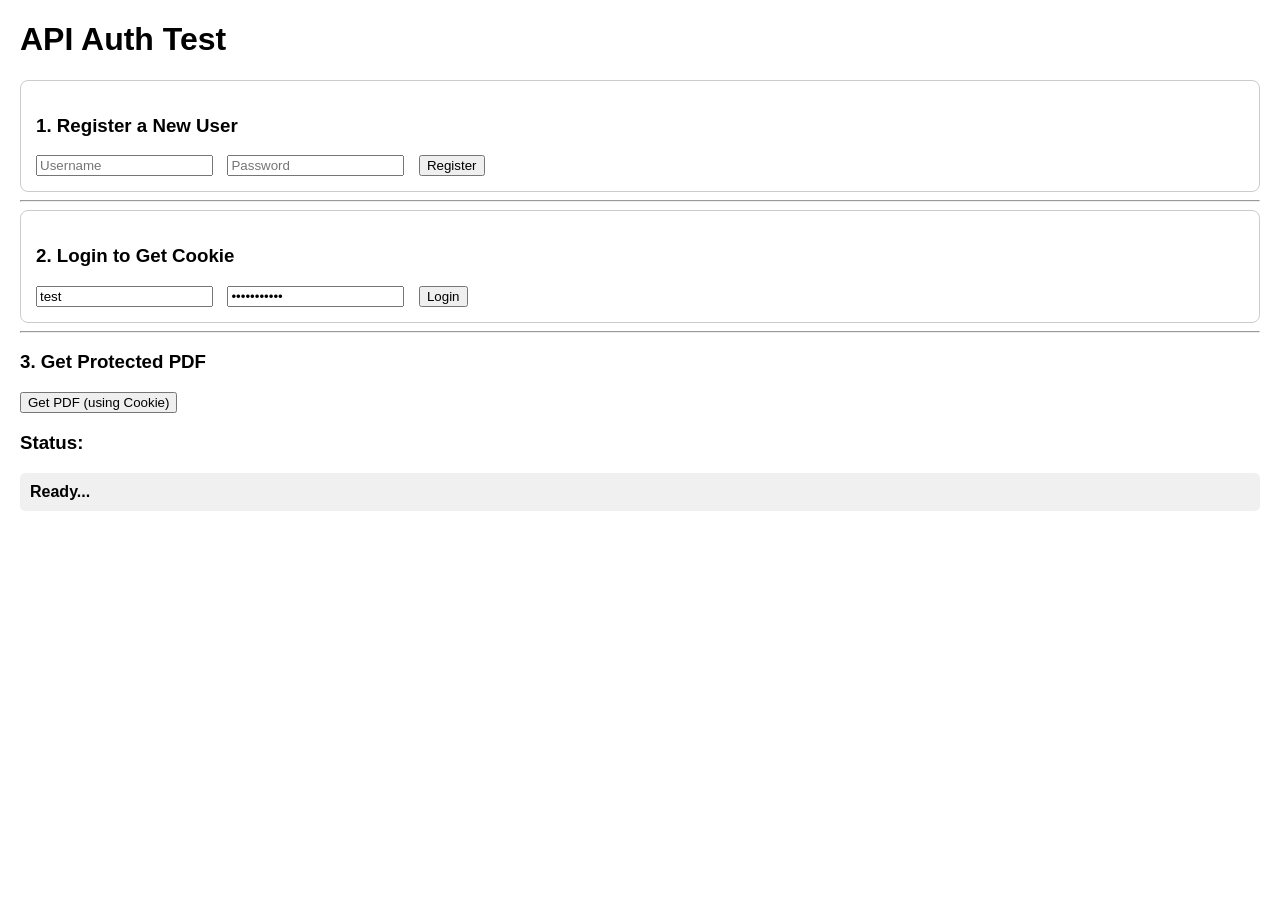
<file: backend/docugen/hola.html>
<!DOCTYPE html>
<html lang="en">

<head>
    <meta charset="UTF-8">
    <meta name="viewport" content="width=device-width, initial-scale=1.0">
    <title>API Auth Test</title>
    <style>
        body {
            font-family: sans-serif;
            margin: 20px;
        }

        form {
            border: 1px solid #ccc;
            padding: 15px;
            border-radius: 8px;
        }

        div {
            margin-bottom: 15px;
        }

        input {
            margin-right: 10px;
        }

        button {
            cursor: pointer;
        }

        #status {
            font-weight: bold;
            padding: 10px;
            background-color: #f0f0f0;
            border-radius: 5px;
        }
    </style>
</head>

<body>

    <h1>API Auth Test</h1>

    <form id="register-form">
        <h3>1. Register a New User</h3>
        <input type="text" id="reg-username" placeholder="Username" />
        <input type="password" id="reg-password" placeholder="Password" />
        <button type="submit">Register</button>
    </form>

    <hr>

    <form id="login-form">
        <h3>2. Login to Get Cookie</h3>
        <input type="text" id="username" value="test" placeholder="Username" />
        <input type="password" id="password" value="password123" placeholder="Password" />
        <button type="submit">Login</button>
    </form>

    <hr>

    <div>
        <h3>3. Get Protected PDF</h3>
        <button id="pdf-button">Get PDF (using Cookie)</button>
    </div>

    <h3>Status:</h3>
    <div id="status">Ready...</div>

    <script>
        // --- IMPORTANT: Change this to your API's HTTPS port ---
        const API_BASE_URL = "http://localhost:5116";
        // ---------------------------------------------------

        const registerForm = document.getElementById('register-form');
        const loginForm = document.getElementById('login-form');
        const pdfButton = document.getElementById('pdf-button');
        const statusDiv = document.getElementById('status');

        /**
         * Step 1: Handle the register form submission
         */
        registerForm.addEventListener('submit', async (e) => {
            e.preventDefault();
            const username = document.getElementById('reg-username').value;
            const password = document.getElementById('reg-password').value;
            statusDiv.textContent = 'Registering...';

            try {
                const response = await fetch(`${API_BASE_URL}/api/auth/register`, {
                    method: 'POST',
                    headers: { 'Content-Type': 'application/json' },
                    body: JSON.stringify({ username, password }),
                    credentials: 'include'
                });

                if (response.ok) {
                    statusDiv.textContent = 'Registration successful! You can now log in.';
                } else {
                    const errorText = await response.text();
                    statusDiv.textContent = `Registration failed: ${errorText}`;
                }
            } catch (err) {
                statusDiv.textContent = `Error: ${err.message}. Is the API running?`;
            }
        });


        /**
         * Step 2: Handle the login form submission
         */
        loginForm.addEventListener('submit', async (e) => {
            e.preventDefault();
            const username = document.getElementById('username').value;
            const password = document.getElementById('password').value;
            statusDiv.textContent = 'Logging in...';

            try {
                const response = await fetch(`${API_BASE_URL}/api/auth/login`, {
                    method: 'POST',
                    headers: { 'Content-Type': 'application/json' },
                    body: JSON.stringify({ username, password }),
                    credentials: 'include'
                });

                if (response.ok) {
                    statusDiv.textContent = 'Login successful! Cookie should be set.';
                } else {
                    statusDiv.textContent = 'Login failed. Check credentials.';
                }
            } catch (err) {
                statusDiv.textContent = `Error: ${err.message}. Is the API running?`;
            }
        });

        // =================================================================
        // === THIS SECTION IS UPDATED TO MATCH YOUR REQUEST ===
        // =================================================================
        /**
         * Step 3: Handle the "Get PDF" button click
         */
        pdfButton.addEventListener('click', async () => {
            statusDiv.textContent = 'Fetching PDF...';
            const requestBody = {
                "template_Id": 1,
                "nombre": "Ana García",
                "ocupacion": "Desarrolladora de Software",
                "email": "ana.garcia@email.com",
                "telefono": "+11 222 333 444",
                "direccion": "456 Avenida Principal, Ciudad",
                "educacion": [
                    {
                        "institucion": "Universidad de Tecnología",
                        "fecha_Graduacion": "2022",
                        "carrera": "Ingeniería en Informática"
                    }
                ],
                "trabajo": [
                    {
                        "empresa": "Innovatech",
                        "fecha_Inicio": "2022",
                        "fecha_Final": "Presente",
                        "puesto": "Desarrolladora Full-Stack"
                    },
                    {
                        "empresa": "Prácticas Web",
                        "fecha_Inicio": "2021",
                        "fecha_Final": "2022",
                        "puesto": "Pasante de Desarrollo"
                    }
                ],
                "habilidades": [
                    { "habilidad": "C# y .NET Core" },
                    { "habilidad": "ASP.NET Core" },
                    { "habilidad": "SQL Server" }
                ],
                "intereses": [
                    { "interes": "Desarrollo de videojuegos" },
                    { "interes": "Auto-hospedaje (Self-hosting)" }
                ]
            };

            try {
                const response = await fetch(`${API_BASE_URL}/api/pdf/genpdf`, {
                    method: 'POST',
                    credentials: 'include',
                    headers: { 'Content-Type': 'application/json' },
                    body: JSON.stringify(requestBody)
                });

                if (response.status === 401) {
                    statusDiv.textContent = 'Failed (401 Unauthorized). Are you logged in?';
                    return;
                }

                if (!response.ok) {
                    const errorText = await response.text();
                    statusDiv.textContent = `Error: ${response.status} ${response.statusText}. Response: ${errorText}`;
                    return;
                }

                // This part remains the same, it handles the PDF download
                const blob = await response.blob();
                const url = window.URL.createObjectURL(blob);
                const a = document.createElement('a');
                a.style.display = 'none';
                a.href = url;
                a.download = 'hola.pdf'; // Download name
                document.body.appendChild(a);
                a.click();

                window.URL.revokeObjectURL(url);
                a.remove();

                statusDiv.textContent = 'PDF download initiated!';

            } catch (err) {
                statusDiv.textContent = `Fetch error: ${err.message}`;
            }
        });
    </script>
</body>

</html>
</file>
<file: barebones-front/styles/creacion.css>
body {
    font-family: 'Segoe UI', Arial, sans-serif;
    margin: 0;
    background: #f6f8f9;
    color: #222;
}

header {
    background: rgb(44, 38, 57);
    color: #fff;
    padding: 0.5rem 0;
    box-shadow: 0 2px 8px rgba(0,0,0,0.05);
}

.container-full {
    display: flex;
    align-items: center;
    justify-content: center;
    max-width: 1200px;
    margin: auto;
    height: 40px;
    padding: 0 2rem;
}

.header_center .h-menu {
    list-style: none;
    display: flex;
    gap: 2rem;
    margin: 0;
    padding: 0;
}

.h-menu_item a {
    color: #fff;
    text-decoration: none;
    font-weight: 500;
    font-size: 0.95rem;
    opacity: 0.9;
}

.h-menu_item a:hover {
    opacity: 1;
    text-decoration: underline;
}

section .container-ls {
    max-width: 800px;
    box-shadow: 0 4px 12px rgba(0,0,0,0.08);
    background: #fff;
    margin: 3rem auto;
    border-radius: 8px;
    padding: 2.5rem;
}

h3 {
    color: #2c3e50;
    margin-top: 0;
}

h4 {
    color: #007bff;
    margin-top: 25px;
    margin-bottom: 15px;
    border-bottom: 1px solid #eee;
    padding-bottom: 5px;
    font-size: 1.1rem;
}

.form-group {
    margin-bottom: 15px;
}

label {
    display: block;
    margin-bottom: 6px;
    font-weight: 600;
    color: #555;
    font-size: 0.9rem;
}

input[type="text"],
input[type="email"],
select {
    width: 100%;
    padding: 10px;
    box-sizing: border-box;
    border: 1px solid #ddd;
    border-radius: 4px;
    font-size: 14px;
    background-color: #fafafa;
}

input:focus, select:focus {
    border-color: #007bff;
    background-color: #fff;
    outline: none;
}

.grid-2 {
    display: grid;
    grid-template-columns: 1fr 1fr;
    gap: 20px;
}

.grid-3 {
    display: grid;
    grid-template-columns: 1fr 1fr 1fr;
    gap: 15px;
}

@media (max-width: 768px) {
    .grid-2, .grid-3 {
        grid-template-columns: 1fr;
    }
}

.btn-submit {
    display: block;
    width: 100%;
    padding: 12px;
    background-color: #28a745;
    color: white;
    border: none;
    border-radius: 5px;
    font-size: 16px;
    font-weight: bold;
    cursor: pointer;
    margin-top: 30px;
    transition: background 0.3s;
}

.btn-submit:hover {
    background-color: #218838;
}

@media print {
    header, 
    .btn-submit, 
    .h-menu, 
    #create-template, 
    label[for="create-template"] { 
        display: none;
    }

    body {
        background-color: white;
        color: #000;
        margin: 0;
        padding: 0;
    }

    section .container-ls {
        box-shadow: none; 
        border: none;
        margin: 0;
        padding: 0;
        max-width: 100%;
        width: 100%;
    }

    input[type="text"],
    input[type="email"],
    select {
        border: none;
        border-bottom: 1px solid #000; 
        background: transparent;
        padding: 0;
        margin-bottom: 5px;
        color: #000;
        box-shadow: none;
        width: 100%;
    }


    h3, h4 {
        color: #000; 
        margin-top: 10px;
        padding-bottom: 5px;
        border-bottom: 1px solid #000;
    }

    label {
        font-weight: bold;
        color: #333;
        font-size: 10pt;
    }

    .grid-2, .grid-3 {
        display: grid;
        gap: 20px;
        page-break-inside: avoid; 
    }

    .form-group {
        page-break-inside: avoid;
    }
}
</file>
<file: barebones-front/styles/generador.css>
body {
    font-family: 'Segoe UI', Arial, sans-serif;
    margin: 0;
    background: #f6f8f9;
    color: #222;
}

header {
    background: rgb(44, 38, 57);
    color: #fff;
    padding: 0.5rem 0;
    box-shadow: 0 2px 8px rgba(0,0,0,0.05);
}

.container-full {
    display: flex;
    align-items: center;
    justify-content: center;
    max-width: 1200px;
    margin: auto;
    height: 40px;
    padding: 0 2rem;
}

.header_center .h-menu {
    list-style: none;
    display: flex;
    gap: 2rem;
    margin: 0;
    padding: 0;
}

.h-menu_item a {
    color: #fff;
    text-decoration: none;
    font-weight: 500;
    font-size: 0.95rem;
    opacity: 0.9;
    transition: opacity 0.2s;
}

.h-menu_item a:hover {
    opacity: 1;
    text-decoration: underline;
}

section .container-ls {
    min-height: 300px;
    max-width: 900px;
    box-shadow: 0 4px 12px rgba(0,0,0,0.08);
    background: rgb(255, 255, 255);
    margin: 3rem auto;
    border-radius: 8px;
    padding: 2.5rem;
}

h3 {
    color: #2c3e50;
    border-bottom: 2px solid #eee;
    padding-bottom: 10px;
    margin-top: 0;
}

.cv-card {
    background: #fff;
    border: 1px solid #e1e1e1;
    padding: 20px;
    margin-bottom: 15px;
    border-radius: 8px;
    display: flex;
    justify-content: space-between;
    align-items: center;
    transition: transform 0.2s, box-shadow 0.2s;
}

.cv-card:hover {
    transform: translateY(-2px);
    box-shadow: 0 4px 8px rgba(0,0,0,0.1);
}

.cv-card strong {
    font-size: 1.1em;
    color: #333;
}

.cv-card small {
    color: #666;
}

.btn {
    display: inline-block;
    padding: 8px 16px;
    cursor: pointer;
    background: #007bff;
    color: white;
    border: none;
    border-radius: 4px;
    text-decoration: none;
    font-size: 14px;
    margin-left: 8px;
    transition: background 0.2s;
}

.btn:hover { background: #0056b3; }

.btn-green { background: #28a745; }
.btn-green:hover { background: #218838; }

.btn-red { background: #dc3545; }
.btn-red:hover { background: #c82333; }

.btn-yellow { 
    background: #ffc107; 
    color: #212529;
}
.btn-yellow:hover { background: #e0a800; }

@media (max-width: 768px) {
    
    .container-full {
        height: auto;
        padding: 10px 1rem;
    }

    .header_center .h-menu {
        flex-direction: column; 
        gap: 10px;
        text-align: center;
        width: 100%;
    }

    section .container-ls {
        margin: 1rem; 
        padding: 1.5rem 1rem; 
        width: auto;
    }

    section .container-ls > div:first-child {
        flex-direction: column;
        gap: 15px;
        align-items: flex-start;
    }

    .cv-card {
        flex-direction: column;
        gap: 15px;
    }

    .cv-card > div:first-child {
        width: 100%;
        border-bottom: 1px solid #f0f0f0; 
        padding-bottom: 10px;
        margin-bottom: 5px;
    }

    .cv-card > div:last-child {
        width: 100%;
        display: flex;
        flex-wrap: wrap;
        gap: 8px; 
    }

    .btn {
        margin-left: 0; 
        flex: 1 1 auto; 
        text-align: center;
        padding: 10px;
    }
}


@media print {
    header, 
    .btn, 
    .h-menu {
        display: none;
    }

    body {
        background-color: white;
        margin: 0;
        padding: 0;
    }

    section .container-ls {
        box-shadow: none;
        margin: 0;
        padding: 0;
        max-width: 100%;
        width: 100%;
        border: none;
    }

    h3 {
        color: #000;
        border-bottom: 2px solid #000;
        margin-bottom: 20px;
    }

    .cv-card {
        border: none;
        border-bottom: 1px solid #ddd; 
        background: transparent;
        box-shadow: none;
        margin-bottom: 0;
        padding: 15px 0;
        border-radius: 0;
        page-break-inside: avoid; 
    }


    .cv-card > div:first-child {
        width: 100%;
    }

    .cv-card strong {
        font-size: 1.2rem;
        color: #000;
        display: block; 
        margin-bottom: 5px;
    }

    .cv-card small {
        color: #333; 
        font-size: 1rem;
        font-style: italic;
    }
    
    section .container-ls > p {
        display: none;
    }
}
</file>
<file: barebones-front/styles/login.css>
html {
    height: 100%;
}

body {
    margin: 0;
    padding: 0;
    background: #f4f4f4;
    font-family: 'Segoe UI', Tahoma, Geneva, Verdana, sans-serif;
    display: flex;
    justify-content: center;
    align-items: center;
    height: 100vh;
}

.login-container {
    background-color: white;
    width: 100%;
    max-width: 400px;
    padding: 40px;
    border-radius: 8px;
    box-shadow: 0 4px 15px rgba(0,0,0,0.1);
}

h3 {
    text-align: center;
    color: #2c3e50;
    margin-bottom: 30px;
    font-size: 1.5rem;
}

.input-group {
    margin-bottom: 20px;
}

label {
    display: block;
    margin-bottom: 8px;
    font-weight: 600;
    color: #444;
}

input[type="text"],
input[type="password"],
input[type="email"] {
    width: 100%;
    padding: 12px;
    box-sizing: border-box;
    border: 1px solid #ccc;
    border-radius: 5px;
    font-size: 14px;
    transition: border-color 0.3s;
}

input:focus {
    border-color: #007bff;
    outline: none;
}

input[type='submit'] {
    background-color: #007bff;
    border: none;
    width: 100%;
    color: white;
    cursor: pointer;
    padding: 12px;
    margin-top: 10px;
    font-size: 16px;
    border-radius: 5px;
    font-weight: 600;
    transition: background 0.3s;
}

input[type='submit']:hover {
    background-color: #0056b3;
}

a {
    color: #007bff;
    text-decoration: none;
}

a:hover {
    text-decoration: underline;
}

.error-msg {
    color: #721c24;
    background-color: #f8d7da;
    border: 1px solid #f5c6cb;
    padding: 10px;
    border-radius: 4px;
    margin-bottom: 15px;
    font-size: 0.9em;
    text-align: center;
}

@media (max-width: 480px) {
    body {
        align-items: flex-start; 
        padding-top: 50px;
    }

    .login-container {
        padding: 25px 20px; 
        width: 90%;
        border: 1px solid #eee;
    }

    h3 {
        margin-bottom: 20px;
        font-size: 1.3rem;
    }
}
</file>
<file: barebones-front/styles/prev.css>
body {
    font-family: 'Segoe UI', Arial, sans-serif;
    margin: 0;
    background: #f6f8f9;
    color: #222;
    height: 100vh;
    display: flex;
    flex-direction: column;
}

header {
    background: rgb(44, 38, 57);
    color: #fff;
    padding: 0.5rem 0;
    flex-shrink: 0;
}

.container-full {
    display: flex;
    align-items: center;
    justify-content: center;
    max-width: 1200px;
    margin: auto;
    height: 40px;
    padding: 0 2rem;
}

.header_center .h-menu {
    list-style: none;
    display: flex;
    gap: 2rem;
    margin: 0;
    padding: 0;
}

.h-menu_item a {
    color: #fff;
    text-decoration: none;
    font-weight: 500;
}

.h-menu_item a:hover {
    text-decoration: underline;
}

section {
    flex-grow: 1;
    display: flex;
    flex-direction: column;
    padding: 2rem;
}

.container-ls {
    background: #fff;
    width: 100%;
    max-width: 1000px;
    margin: 0 auto;
    padding: 20px;
    border-radius: 8px;
    box-shadow: 0 4px 12px rgba(0,0,0,0.1);
    display: flex;
    flex-direction: column;
    height: 100%;
    box-sizing: border-box;
}

h3 {
    margin-top: 0;
    color: #2c3e50;
}

#loading {
    text-align: center;
    padding: 40px;
    color: #666;
    font-size: 1.2rem;
}

iframe {
    width: 100%;
    flex-grow: 1;
    border: 1px solid #ddd;
    border-radius: 4px;
    background-color: #eee;
}

@media (max-width: 768px) {
    .container-full {
        padding: 0 1rem;
    }

    section {
        padding: 10px; 
    }

    .container-ls {
        padding: 15px; 
        height: 80vh; 
    }

    h3 {
        font-size: 1.2rem;
        margin-bottom: 10px;
    }
    
    p {
        font-size: 0.9rem;
        margin-bottom: 15px;
    }
}

#print-warning {
    display: none;
}

@media print {
    header, 
    section, 
    .container-ls, 
    iframe {
        display: none;
    }

    #print-warning {
        display: flex;
        flex-direction: column;
        justify-content: center;
        align-items: center;
        height: 100vh; 
        text-align: center;
        font-family: Arial, sans-serif;
    }

    #print-warning h1 {
        font-size: 24pt;
        color: #000;
        margin-bottom: 20px;
    }

    #print-warning p {
        font-size: 14pt;
        color: #333;
        margin-bottom: 10px;
    }
}
</file>
